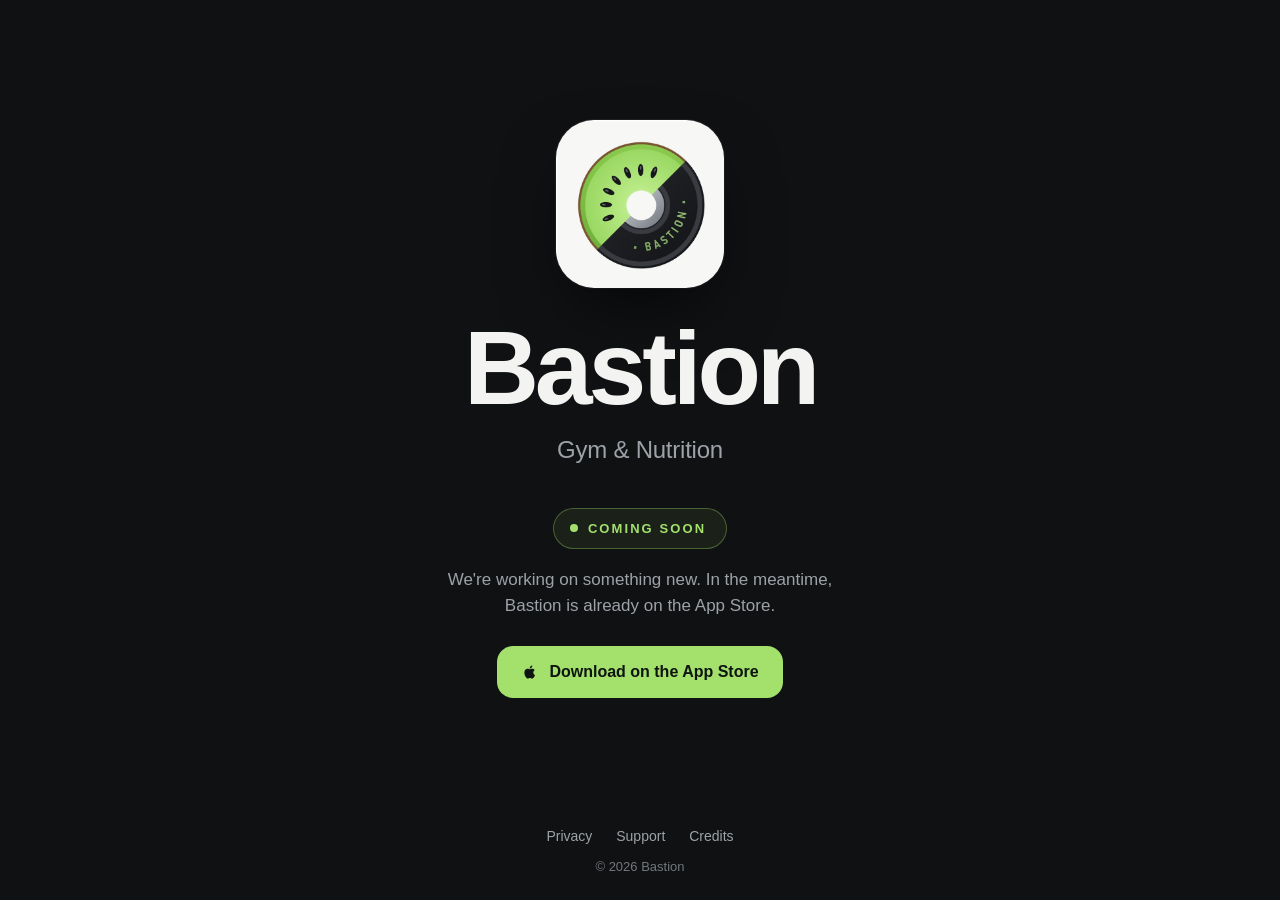
<file: index.html>
<!DOCTYPE html>
<html lang="es">
<head>
<meta charset="utf-8">
<meta name="viewport" content="width=device-width, initial-scale=1, viewport-fit=cover">
<title>Bastion · Gym y Nutrición</title>
<meta name="description" content="Bastion: registro de entrenos y contador de calorías en una sola app. Ya en el App Store.">
<meta name="theme-color" content="#101113">
<link rel="icon" type="image/png" href="img/icono-180.png">
<link rel="apple-touch-icon" href="img/icono-180.png">
<!-- Portada provisional (18-nov-2026): la web de Bastion aún no existe. Solo
     el logo, «Próximamente» y el enlace a la app. Sin degradados (decisión
     del usuario). Privacidad, soporte, créditos,
     /r y apple-app-site-association siguen igual: los usa la app.
     La vista previa vieja de Bastion Web está en /demo/. -->
<style>
  :root {
    --bg: #101113;
    --text: #f3f4f2;
    --sub: #9da2a8;
    --accent: #a3e06c;
    --line: #26292e;
  }
  * { box-sizing: border-box; }
  html, body { height: 100%; }
  body {
    margin: 0;
    background: var(--bg);
    color: var(--text);
    font: 16px/1.5 -apple-system, BlinkMacSystemFont, "SF Pro Display", "Segoe UI", Roboto, Helvetica, Arial, sans-serif;
    -webkit-font-smoothing: antialiased;
    display: flex;
    flex-direction: column;
    min-height: 100vh;
    overflow-x: hidden;
  }
  main {
    position: relative;
    flex: 1;
    display: flex;
    flex-direction: column;
    align-items: center;
    justify-content: center;
    text-align: center;
    padding: 48px 16px 32px;
  }
  .icono {
    width: 168px; height: 168px;
    border-radius: 38px;
    box-shadow: 0 30px 70px -20px rgba(0, 0, 0, 0.7), 0 0 0 1px rgba(255, 255, 255, 0.06);
    animation: entra 0.9s cubic-bezier(.2, .8, .2, 1) both;
  }
  h1 {
    margin: 28px 0 0;
    font-size: clamp(56px, 13vw, 104px);
    line-height: 1;
    font-weight: 800;
    letter-spacing: -0.04em;
    animation: entra 0.9s 0.08s cubic-bezier(.2, .8, .2, 1) both;
  }
  .lema {
    margin: 12px 0 0;
    font-size: clamp(18px, 4.4vw, 24px);
    font-weight: 500;
    color: var(--sub);
    letter-spacing: -0.01em;
    animation: entra 0.9s 0.14s cubic-bezier(.2, .8, .2, 1) both;
  }
  .pronto {
    display: inline-flex;
    align-items: center;
    gap: 10px;
    margin: 40px 0 0;
    padding: 10px 20px 10px 16px;
    border-radius: 999px;
    border: 1px solid rgba(163, 224, 108, 0.35);
    background: rgba(163, 224, 108, 0.08);
    color: var(--accent);
    font-size: 13px;
    font-weight: 700;
    letter-spacing: 0.16em;
    text-transform: uppercase;
    animation: entra 0.9s 0.2s cubic-bezier(.2, .8, .2, 1) both;
  }
  /* El punto late despacio: «en marcha». */
  .pronto i {
    width: 8px; height: 8px;
    border-radius: 50%;
    background: var(--accent);
    box-shadow: 0 0 0 0 rgba(163, 224, 108, 0.6);
    animation: late 2.2s ease-out infinite;
  }
  .texto {
    max-width: 440px;
    margin: 18px 0 0;
    color: var(--sub);
    font-size: 17px;
    animation: entra 0.9s 0.26s cubic-bezier(.2, .8, .2, 1) both;
  }
  .boton {
    display: inline-flex;
    align-items: center;
    gap: 10px;
    margin: 28px 0 0;
    padding: 14px 24px;
    border-radius: 16px;
    background: var(--accent);
    color: #0e1410;
    font-weight: 700;
    font-size: 16px;
    text-decoration: none;
    transition: transform 0.15s ease, box-shadow 0.15s ease;
    animation: entra 0.9s 0.32s cubic-bezier(.2, .8, .2, 1) both;
  }
  .boton:hover { transform: translateY(-2px); box-shadow: 0 12px 30px -10px rgba(163, 224, 108, 0.6); }
  .boton svg { width: 18px; height: 18px; }
  footer {
    position: relative;
    padding: 24px 16px calc(24px + env(safe-area-inset-bottom));
    text-align: center;
    font-size: 14px;
    color: var(--sub);
  }
  footer a { color: var(--sub); text-decoration: none; margin: 0 10px; }
  footer a:hover { color: var(--text); }
  footer p { margin: 10px 0 0; font-size: 13px; opacity: 0.7; }
  @keyframes entra { from { opacity: 0; transform: translateY(14px); } to { opacity: 1; transform: none; } }
  @keyframes late {
    0% { box-shadow: 0 0 0 0 rgba(163, 224, 108, 0.6); }
    70% { box-shadow: 0 0 0 10px rgba(163, 224, 108, 0); }
    100% { box-shadow: 0 0 0 0 rgba(163, 224, 108, 0); }
  }
  @media (prefers-reduced-motion: reduce) {
    * { animation: none !important; transition: none !important; }
  }
</style>
</head>
<body>
<main>
  <img class="icono" src="img/icono.png" alt="Bastion" width="168" height="168">
  <h1>Bastion</h1>
  <p class="lema" id="lema">Gym y Nutrición</p>

  <span class="pronto"><i></i><span id="pronto">Próximamente</span></span>
  <p class="texto" id="texto">Estamos preparando algo nuevo. Mientras tanto, Bastion ya está en el App Store.</p>

  <a class="boton" href="https://apps.apple.com/app/id6774663583">
    <svg viewBox="0 0 24 24" fill="currentColor" aria-hidden="true"><path d="M16.37 12.6c-.02-2.2 1.8-3.26 1.88-3.31-1.02-1.5-2.62-1.7-3.19-1.72-1.36-.14-2.65.8-3.34.8-.69 0-1.75-.78-2.88-.76-1.48.02-2.85.86-3.61 2.19-1.54 2.67-.39 6.62 1.11 8.79.73 1.06 1.6 2.25 2.75 2.2 1.1-.04 1.52-.71 2.85-.71 1.33 0 1.71.71 2.88.69 1.19-.02 1.94-1.08 2.66-2.14.84-1.23 1.19-2.42 1.21-2.48-.03-.01-2.32-.89-2.34-3.53zM14.18 6.15c.61-.74 1.02-1.76.91-2.78-.88.04-1.94.59-2.57 1.32-.56.65-1.06 1.69-.93 2.69.98.08 1.98-.5 2.59-1.23z"/></svg>
    <span id="boton">Descargar en el App Store</span>
  </a>
</main>

<footer>
  <a href="privacidad.html" id="lPriv">Privacidad</a>
  <a href="soporte.html" id="lSop">Soporte</a>
  <a href="creditos.html" id="lCred">Créditos</a>
  <p>© 2026 Bastion</p>
</footer>

<script>
  // En inglés si el navegador no está en español.
  if (!/^es\b/i.test(navigator.language || '')) {
    document.documentElement.lang = 'en';
    document.title = 'Bastion · Gym & Nutrition';
    var t = {
      lema: 'Gym & Nutrition',
      pronto: 'Coming soon',
      texto: "We're working on something new. In the meantime, Bastion is already on the App Store.",
      boton: 'Download on the App Store',
      lPriv: 'Privacy', lSop: 'Support', lCred: 'Credits'
    };
    for (var k in t) document.getElementById(k).textContent = t[k];
  }
</script>
</body>
</html>
</file>
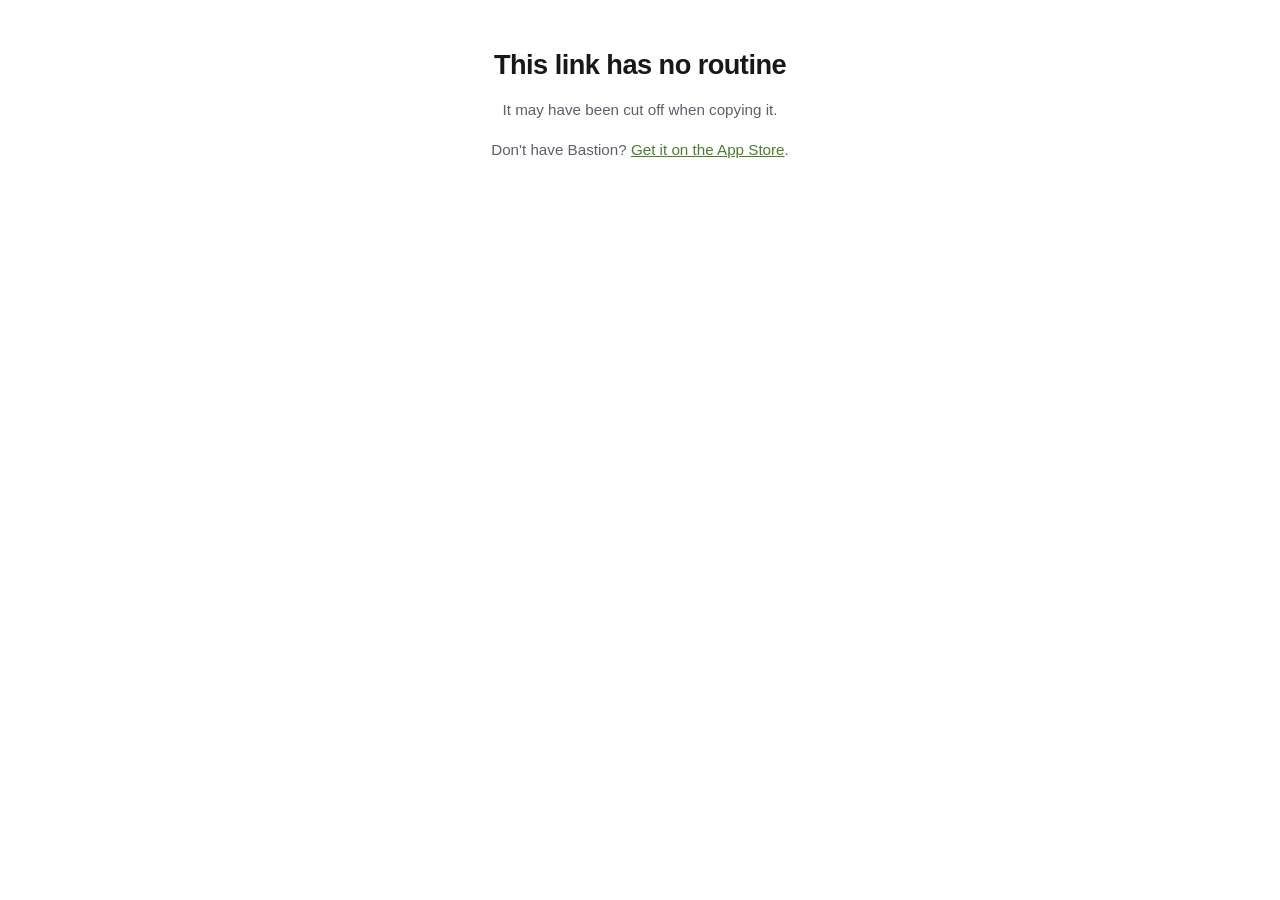
<file: r/index.html>
<!doctype html>
<html lang="es">
<head>
<meta charset="utf-8">
<meta name="viewport" content="width=device-width, initial-scale=1">
<title>Rutina compartida · Bastion</title>
<meta name="robots" content="noindex">
<style>
  :root {
    color-scheme: light dark;
    --bg: #ffffff;
    --card: #f6f7f8;
    --text: #16181c;
    --sub: #5a616b;
    --line: #e3e5e8;
    --accent: #4d7c2a;
  }
  @media (prefers-color-scheme: dark) {
    :root {
      --bg: #101113;
      --card: #17191c;
      --text: #ecedee;
      --sub: #9aa0a8;
      --line: #26292e;
      --accent: #a3e635;
    }
  }
  * { box-sizing: border-box; }
  body {
    margin: 0;
    background: var(--bg);
    color: var(--text);
    font: 16px/1.65 -apple-system, BlinkMacSystemFont, "Segoe UI", Roboto, Helvetica, Arial, sans-serif;
    -webkit-text-size-adjust: 100%;
  }
  main { max-width: 46rem; margin: 0 auto; padding: 2.5rem 1.25rem 4rem; }
  h1 { font-size: 1.7rem; line-height: 1.25; letter-spacing: -0.02em; margin: 0 0 0.35rem; }
  h2 {
    font-size: 1.15rem; letter-spacing: -0.01em; margin: 2.5rem 0 0.75rem;
    padding-top: 1.5rem; border-top: 1px solid var(--line);
  }
  h3 { font-size: 1rem; margin: 1.5rem 0 0.5rem; }
  p, li { color: var(--text); }
  .meta { color: var(--sub); font-size: 0.9rem; margin: 0 0 2rem; }
  .destacado {
    background: var(--card); border: 1px solid var(--line); border-radius: 14px;
    padding: 1rem 1.25rem; margin: 1.5rem 0;
  }
  .destacado p { margin: 0.4rem 0; }
  ul { padding-left: 1.25rem; }
  li { margin: 0.35rem 0; }
  a { color: var(--accent); }
  .idiomas { font-size: 0.9rem; color: var(--sub); margin-bottom: 2rem; }
  footer { margin-top: 3rem; padding-top: 1.5rem; border-top: 1px solid var(--line); color: var(--sub); font-size: 0.9rem; }
  code { background: var(--card); padding: 0.1em 0.35em; border-radius: 5px; font-size: 0.9em; }
  .centro { text-align: center; padding-top: 3rem; }
  .boton {
    display: inline-block; margin: 1.5rem 0 1rem; padding: 0.9rem 1.6rem;
    border-radius: 14px; background: var(--accent); color: var(--bg);
    font-weight: 700; text-decoration: none;
  }
  .sub { color: var(--sub); font-size: 0.95rem; }
</style>
</head>
<body>
<main class="centro">

  <h1 id="titulo">Abriendo la rutina en Bastion…</h1>
  <p class="sub" id="texto">Si no se abre sola, toca el botón.</p>
  <a class="boton" id="abrir" href="#">Abrir en Bastion</a>
  <p class="sub" id="sinApp">¿No tienes Bastion? <a href="https://apps.apple.com/app/id6774663583">Descárgala en el App Store</a>.</p>

</main>
<script>
  // El código de la rutina va como consulta (/r/?CODE). Los enlaces de antes
  // lo llevaban en el fragmento (#rutina/CODE) y se siguen aceptando.
  (function () {
    var m = location.search.match(/^\?([A-Za-z0-9._-]+)/) || location.hash.match(/rutina\/([A-Za-z0-9._-]+)/);
    var en = !/^es/i.test(navigator.language || '');
    if (en) {
      document.documentElement.lang = 'en';
      document.getElementById('titulo').textContent = 'Opening the routine in Bastion…';
      document.getElementById('texto').textContent = "If it doesn't open by itself, tap the button.";
      document.getElementById('abrir').textContent = 'Open in Bastion';
      document.getElementById('sinApp').innerHTML = "Don't have Bastion? <a href=\"https://apps.apple.com/app/id6774663583\">Get it on the App Store</a>.";
    }
    if (!m) {
      document.getElementById('titulo').textContent = en ? 'This link has no routine' : 'Este enlace no trae ninguna rutina';
      document.getElementById('texto').textContent = en ? 'It may have been cut off when copying it.' : 'Puede que se cortara al copiarlo.';
      document.getElementById('abrir').style.display = 'none';
      return;
    }
    var app = 'bastion://rutina/' + m[1];
    document.getElementById('abrir').href = app;
    location.href = app;
  })();
</script>
</body>
</html>
</file>
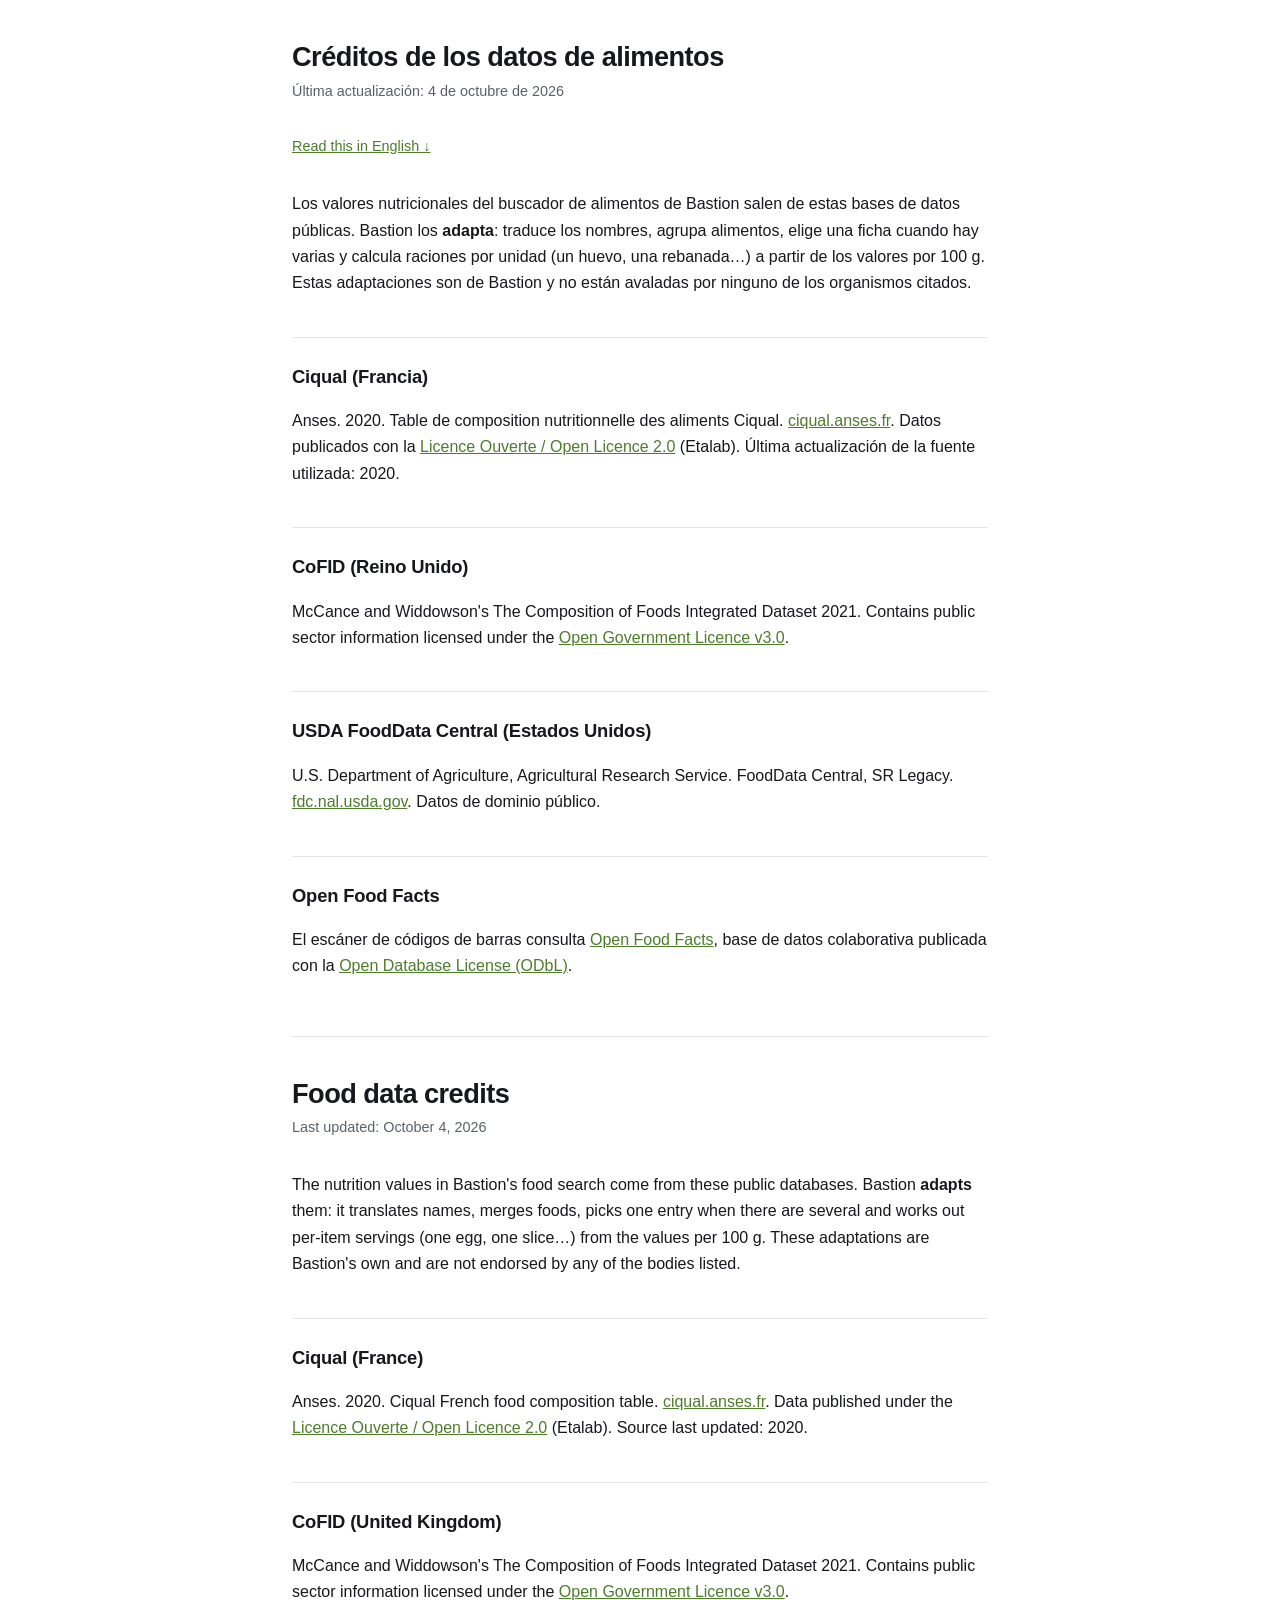
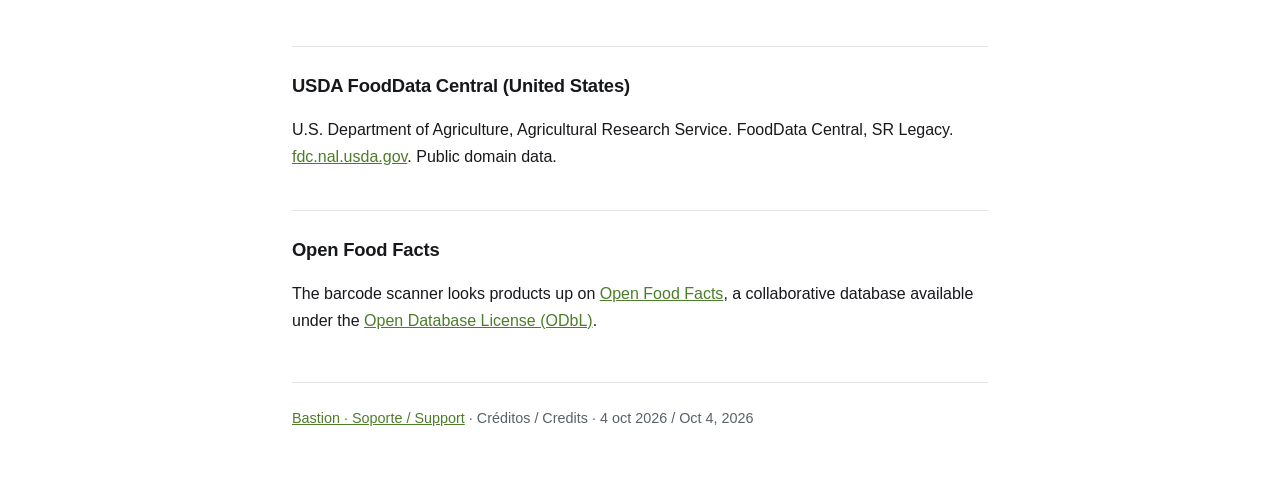
<file: creditos.html>
<!doctype html>
<html lang="es">
<head>
<meta charset="utf-8">
<meta name="viewport" content="width=device-width, initial-scale=1">
<title>Créditos de datos · Bastion</title>
<style>
  :root {
    color-scheme: light dark;
    --bg: #ffffff;
    --card: #f6f7f8;
    --text: #16181c;
    --sub: #5a616b;
    --line: #e3e5e8;
    --accent: #4d7c2a;
  }
  @media (prefers-color-scheme: dark) {
    :root {
      --bg: #101113;
      --card: #17191c;
      --text: #ecedee;
      --sub: #9aa0a8;
      --line: #26292e;
      --accent: #a3e635;
    }
  }
  * { box-sizing: border-box; }
  body {
    margin: 0;
    background: var(--bg);
    color: var(--text);
    font: 16px/1.65 -apple-system, BlinkMacSystemFont, "Segoe UI", Roboto, Helvetica, Arial, sans-serif;
    -webkit-text-size-adjust: 100%;
  }
  main { max-width: 46rem; margin: 0 auto; padding: 2.5rem 1.25rem 4rem; }
  h1 { font-size: 1.7rem; line-height: 1.25; letter-spacing: -0.02em; margin: 0 0 0.35rem; }
  h2 {
    font-size: 1.15rem; letter-spacing: -0.01em; margin: 2.5rem 0 0.75rem;
    padding-top: 1.5rem; border-top: 1px solid var(--line);
  }
  h3 { font-size: 1rem; margin: 1.5rem 0 0.5rem; }
  p, li { color: var(--text); }
  .meta { color: var(--sub); font-size: 0.9rem; margin: 0 0 2rem; }
  .destacado {
    background: var(--card); border: 1px solid var(--line); border-radius: 14px;
    padding: 1rem 1.25rem; margin: 1.5rem 0;
  }
  .destacado p { margin: 0.4rem 0; }
  ul { padding-left: 1.25rem; }
  li { margin: 0.35rem 0; }
  a { color: var(--accent); }
  .idiomas { font-size: 0.9rem; color: var(--sub); margin-bottom: 2rem; }
  footer { margin-top: 3rem; padding-top: 1.5rem; border-top: 1px solid var(--line); color: var(--sub); font-size: 0.9rem; }
  code { background: var(--card); padding: 0.1em 0.35em; border-radius: 5px; font-size: 0.9em; }
</style>
</head>
<body>
<main>

  <h1>Créditos de los datos de alimentos</h1>
  <p class="meta">Última actualización: 4 de octubre de 2026</p>
  <p class="idiomas"><a href="#english">Read this in English ↓</a></p>

  <p>Los valores nutricionales del buscador de alimentos de Bastion salen de
  estas bases de datos públicas. Bastion los <strong>adapta</strong>: traduce los
  nombres, agrupa alimentos, elige una ficha cuando hay varias y calcula
  raciones por unidad (un huevo, una rebanada…) a partir de los valores por
  100&nbsp;g. Estas adaptaciones son de Bastion y no están avaladas por ninguno
  de los organismos citados.</p>

  <h2>Ciqual (Francia)</h2>
  <p>Anses. 2020. Table de composition nutritionnelle des aliments Ciqual.
  <a href="https://ciqual.anses.fr/" rel="noopener">ciqual.anses.fr</a>.
  Datos publicados con la
  <a href="https://www.etalab.gouv.fr/licence-ouverte-open-licence/" rel="noopener">Licence Ouverte / Open Licence 2.0</a>
  (Etalab). Última actualización de la fuente utilizada: 2020.</p>

  <h2>CoFID (Reino Unido)</h2>
  <p>McCance and Widdowson's The Composition of Foods Integrated Dataset 2021.
  Contains public sector information licensed under the
  <a href="https://www.nationalarchives.gov.uk/doc/open-government-licence/version/3/" rel="noopener">Open Government Licence v3.0</a>.</p>

  <h2>USDA FoodData Central (Estados Unidos)</h2>
  <p>U.S. Department of Agriculture, Agricultural Research Service. FoodData
  Central, SR Legacy.
  <a href="https://fdc.nal.usda.gov/" rel="noopener">fdc.nal.usda.gov</a>.
  Datos de dominio público.</p>


  <h2>Open Food Facts</h2>
  <p>El escáner de códigos de barras consulta
  <a href="https://world.openfoodfacts.org" rel="noopener">Open Food Facts</a>,
  base de datos colaborativa publicada con la
  <a href="https://opendatacommons.org/licenses/odbl/1-0/" rel="noopener">Open Database License (ODbL)</a>.</p>

  <hr style="border:0;border-top:1px solid var(--line);margin:3.5rem 0 0">

  <h1 id="english" style="margin-top:2.5rem">Food data credits</h1>
  <p class="meta">Last updated: October 4, 2026</p>

  <p>The nutrition values in Bastion's food search come from these public
  databases. Bastion <strong>adapts</strong> them: it translates names, merges
  foods, picks one entry when there are several and works out per-item servings
  (one egg, one slice…) from the values per 100&nbsp;g. These adaptations are
  Bastion's own and are not endorsed by any of the bodies listed.</p>

  <h2>Ciqual (France)</h2>
  <p>Anses. 2020. Ciqual French food composition table.
  <a href="https://ciqual.anses.fr/" rel="noopener">ciqual.anses.fr</a>.
  Data published under the
  <a href="https://www.etalab.gouv.fr/licence-ouverte-open-licence/" rel="noopener">Licence Ouverte / Open Licence 2.0</a>
  (Etalab). Source last updated: 2020.</p>

  <h2>CoFID (United Kingdom)</h2>
  <p>McCance and Widdowson's The Composition of Foods Integrated Dataset 2021.
  Contains public sector information licensed under the
  <a href="https://www.nationalarchives.gov.uk/doc/open-government-licence/version/3/" rel="noopener">Open Government Licence v3.0</a>.</p>

  <h2>USDA FoodData Central (United States)</h2>
  <p>U.S. Department of Agriculture, Agricultural Research Service. FoodData
  Central, SR Legacy.
  <a href="https://fdc.nal.usda.gov/" rel="noopener">fdc.nal.usda.gov</a>.
  Public domain data.</p>


  <h2>Open Food Facts</h2>
  <p>The barcode scanner looks products up on
  <a href="https://world.openfoodfacts.org" rel="noopener">Open Food Facts</a>,
  a collaborative database available under the
  <a href="https://opendatacommons.org/licenses/odbl/1-0/" rel="noopener">Open Database License (ODbL)</a>.</p>

  <footer>
    <a href="soporte.html">Bastion · Soporte / Support</a> · Créditos / Credits · 4 oct 2026 / Oct 4, 2026
  </footer>

</main>
</body>
</html>
</file>
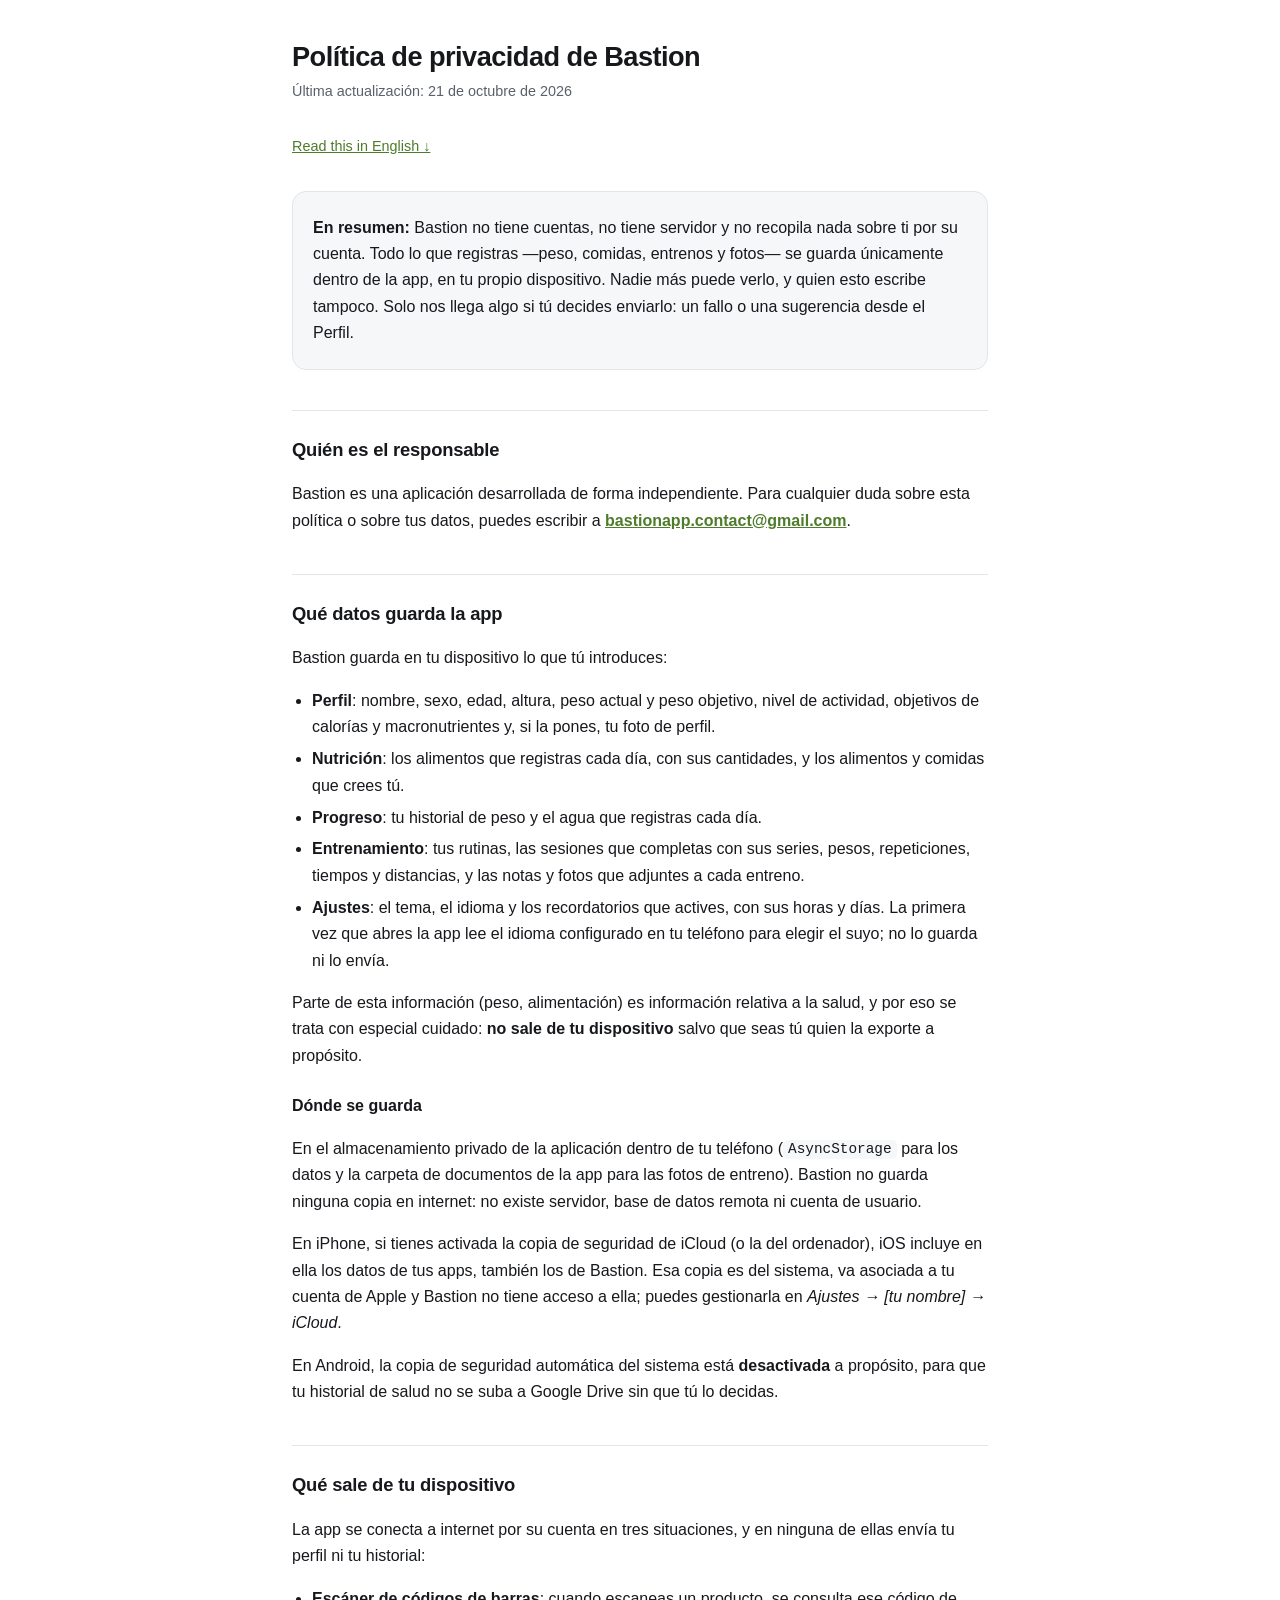
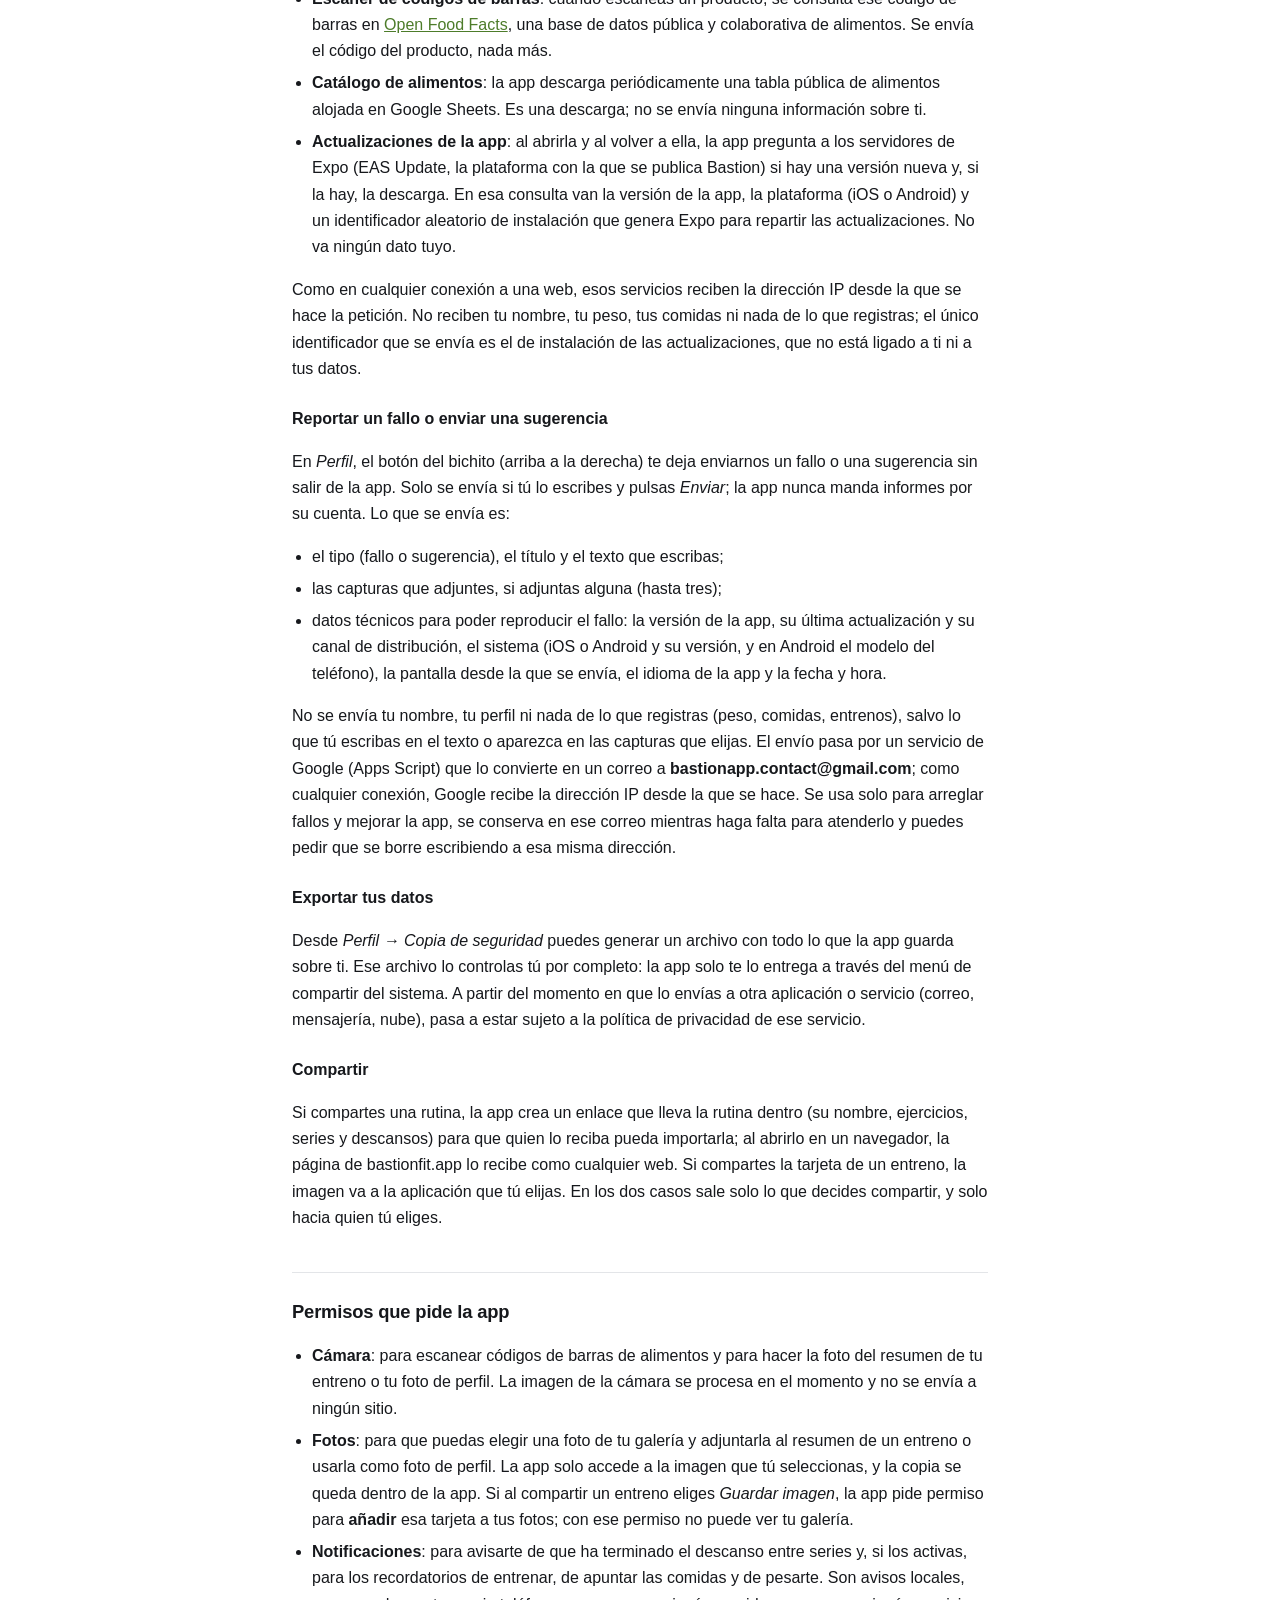
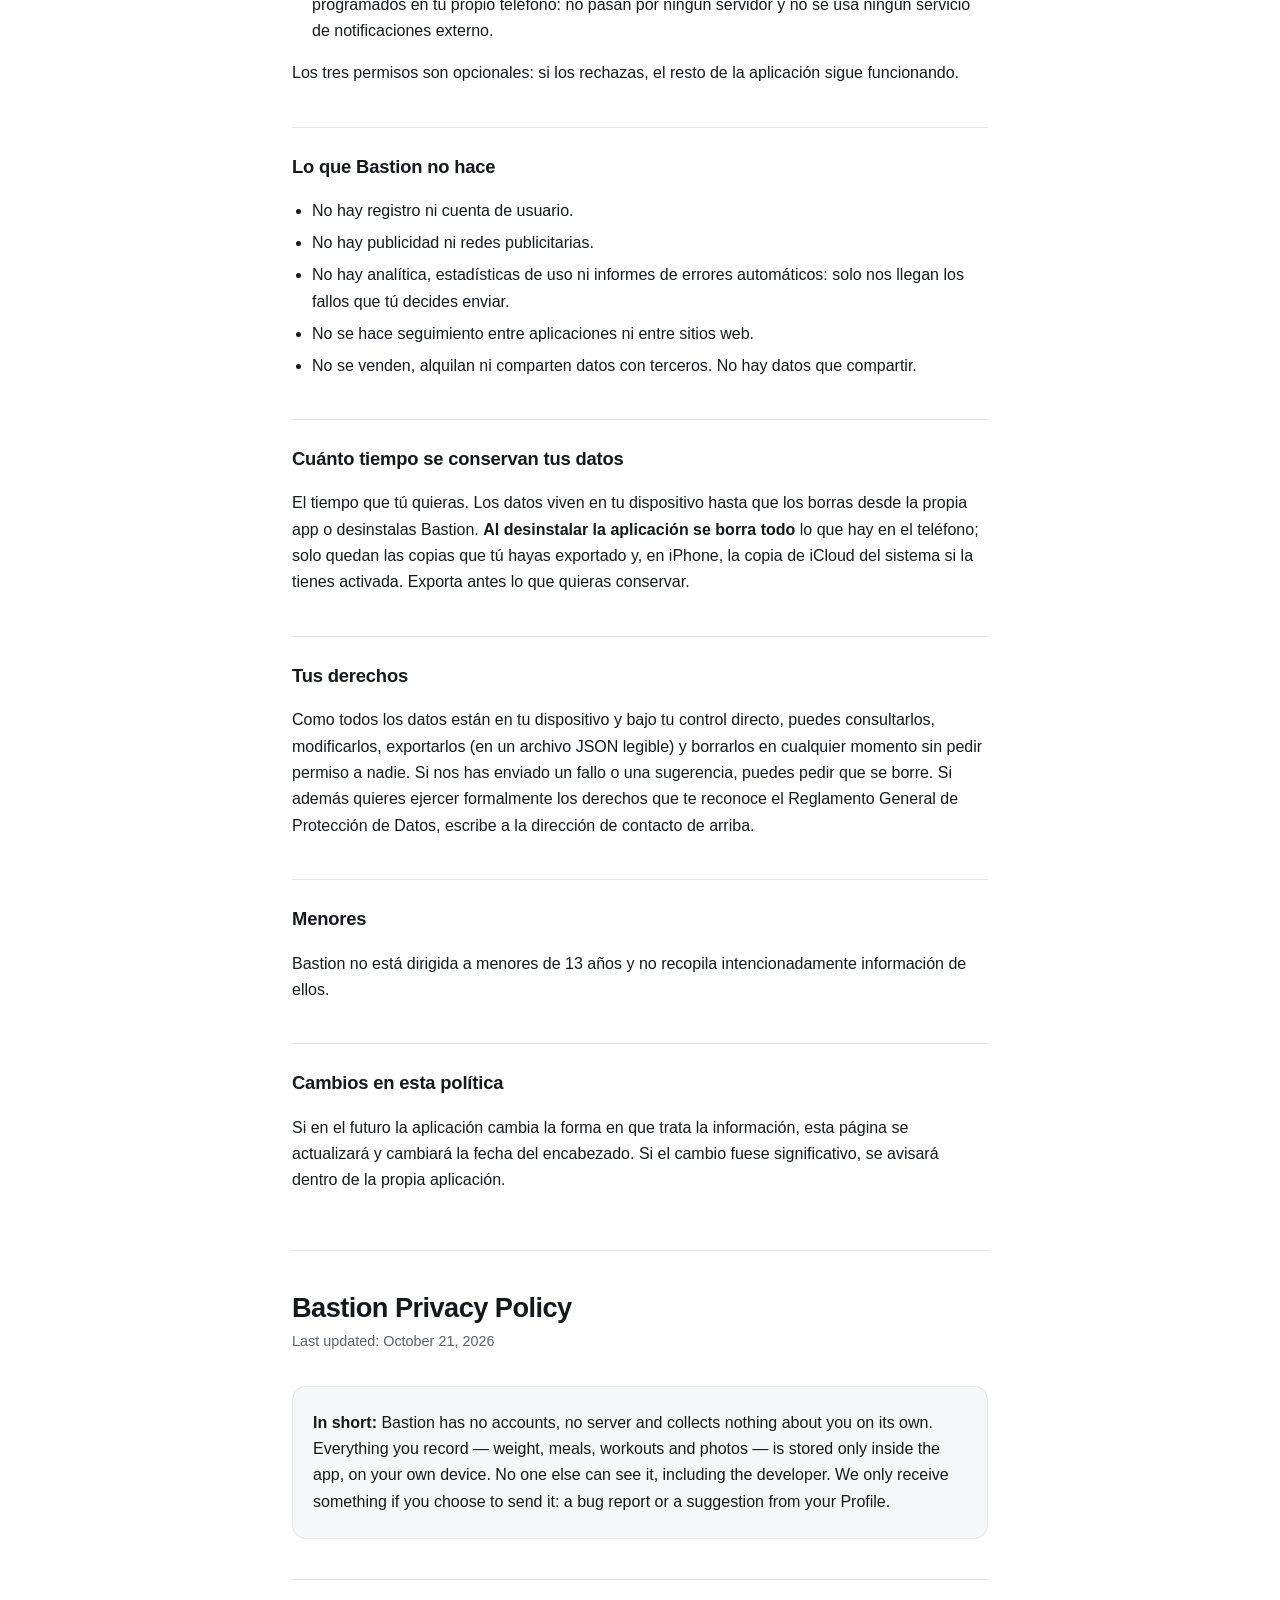
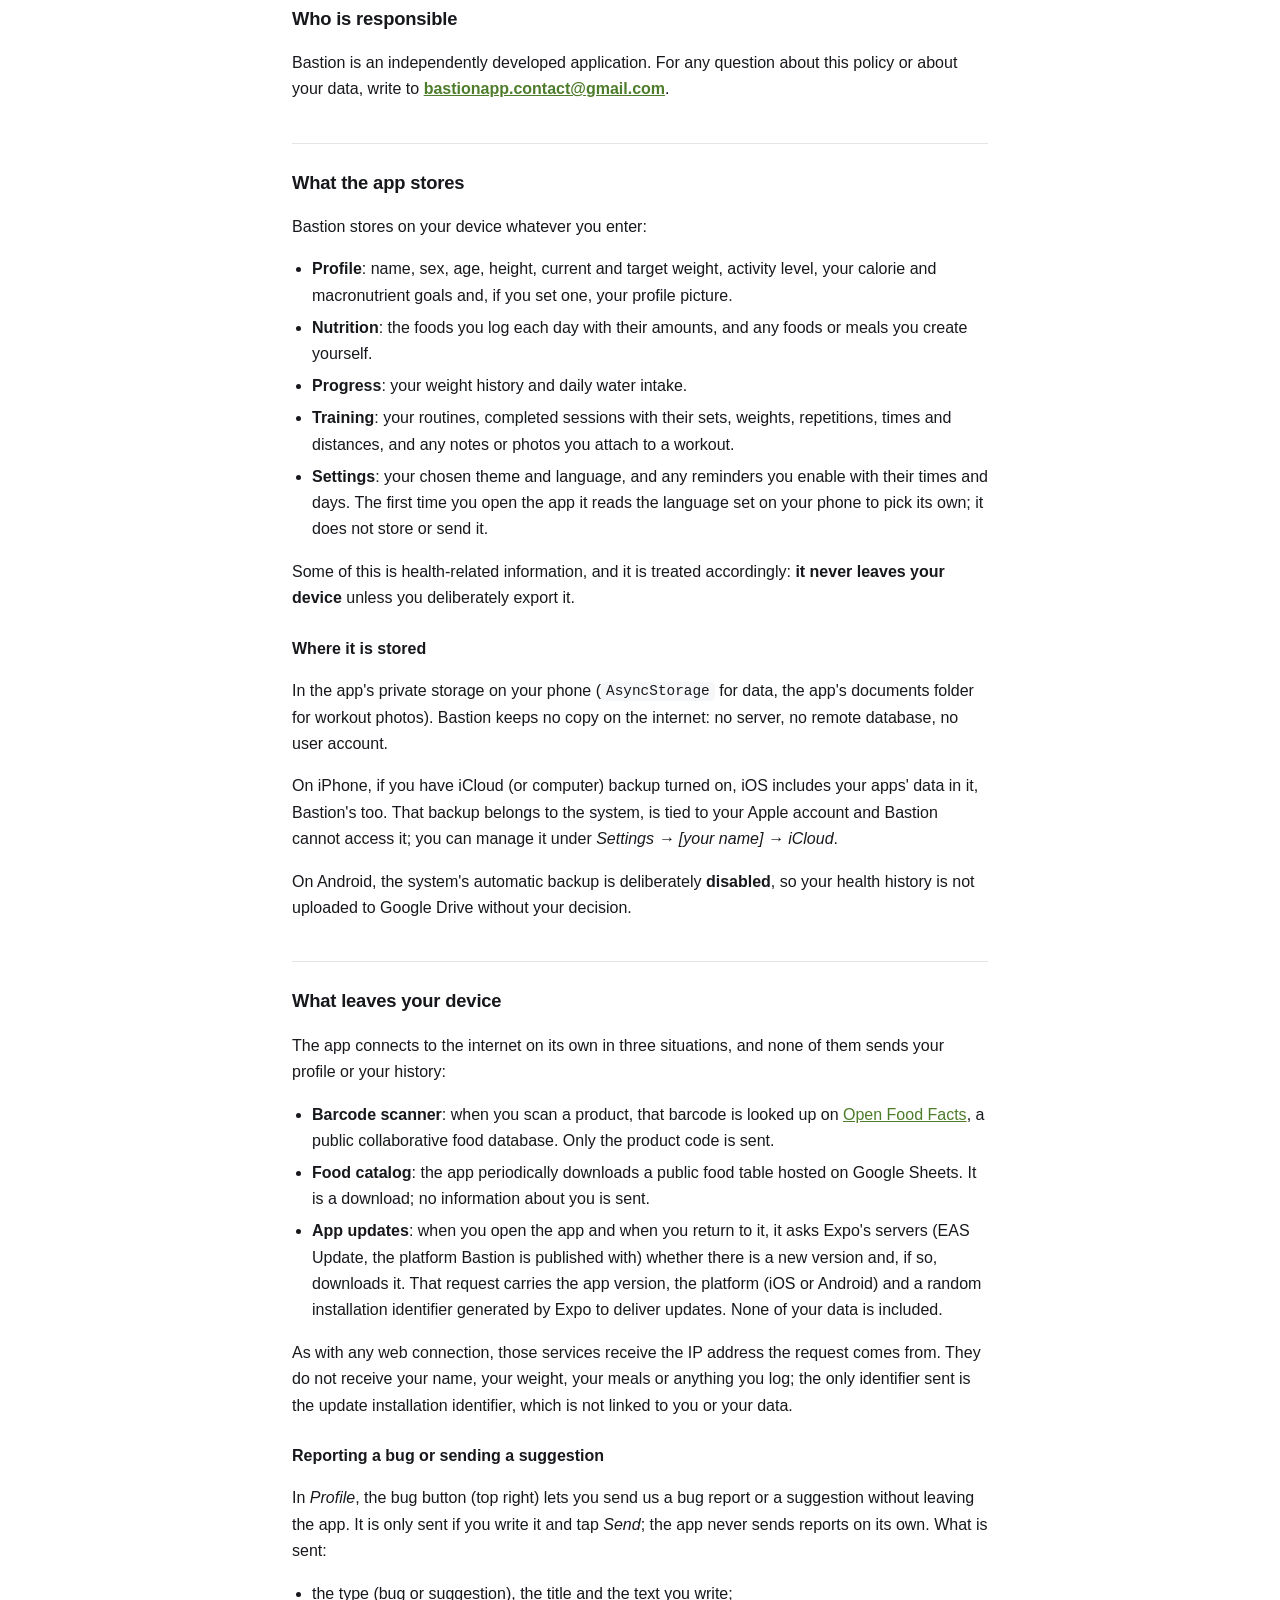
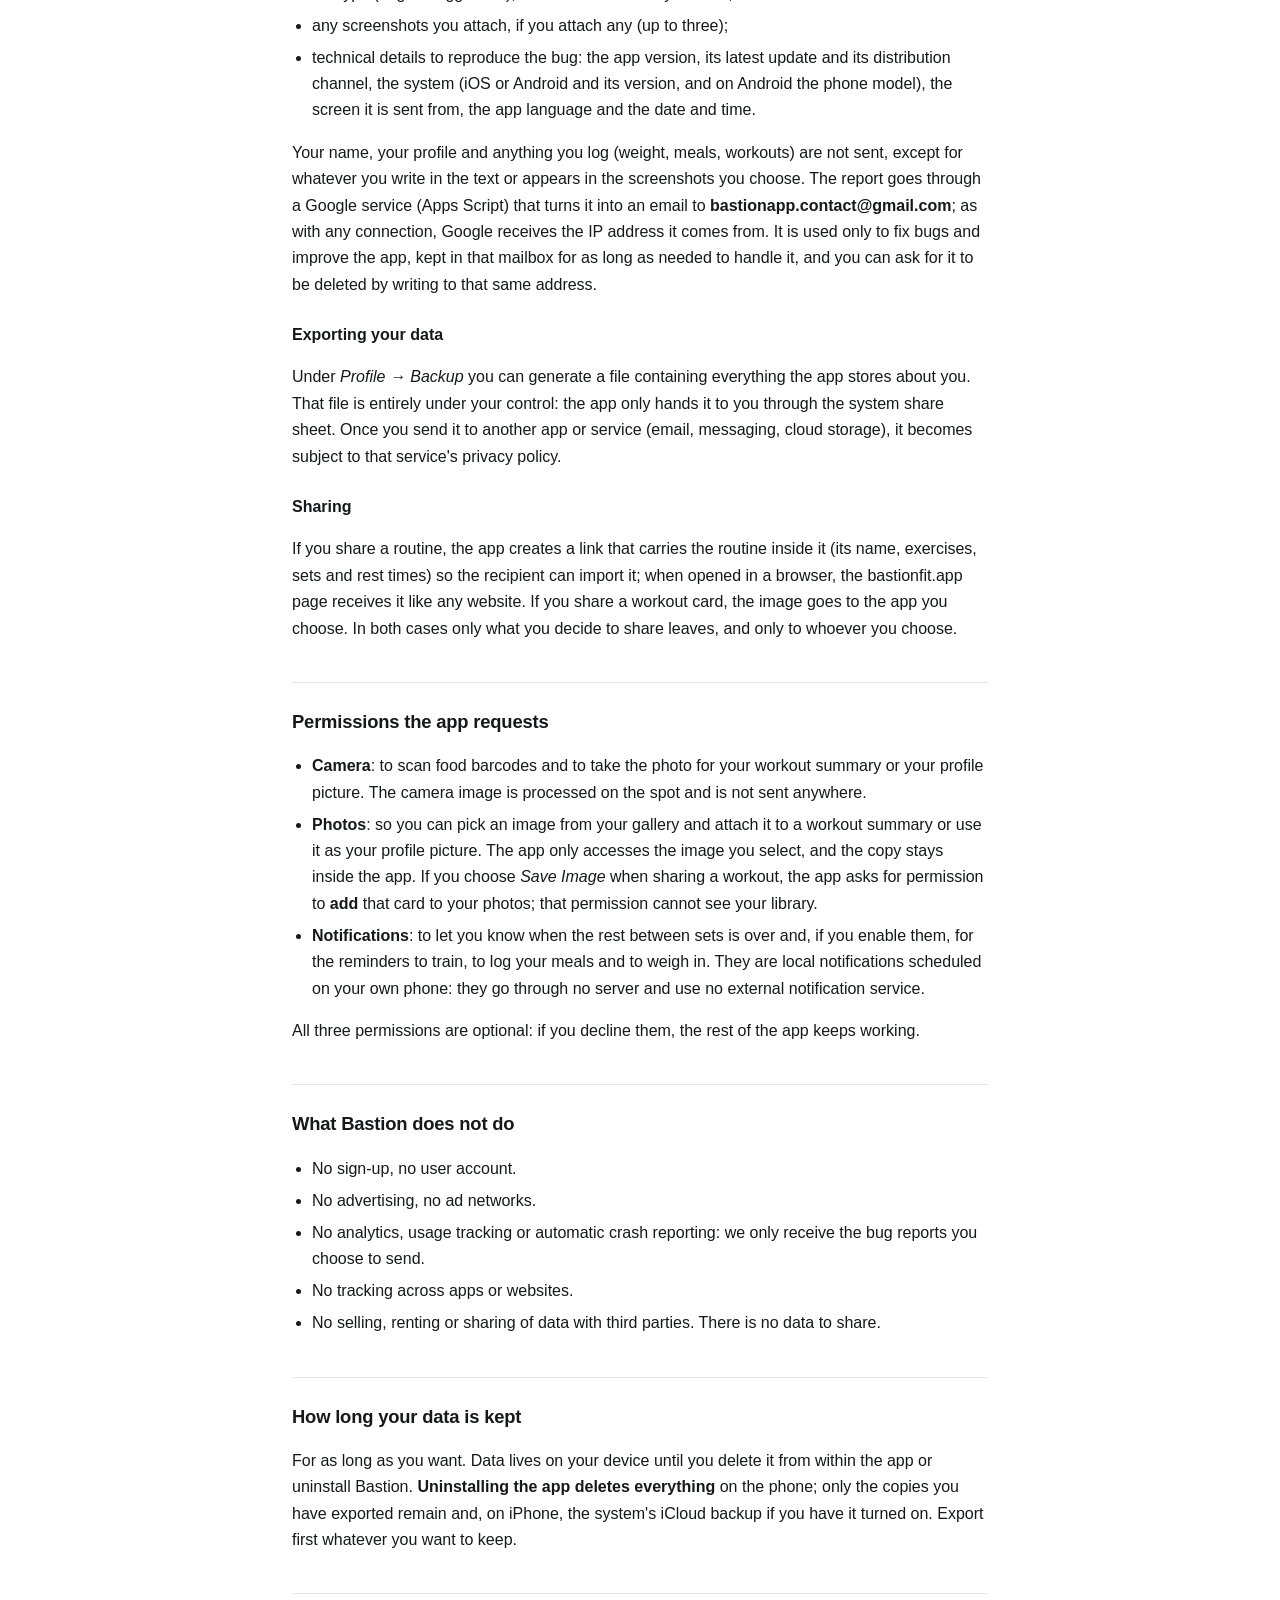
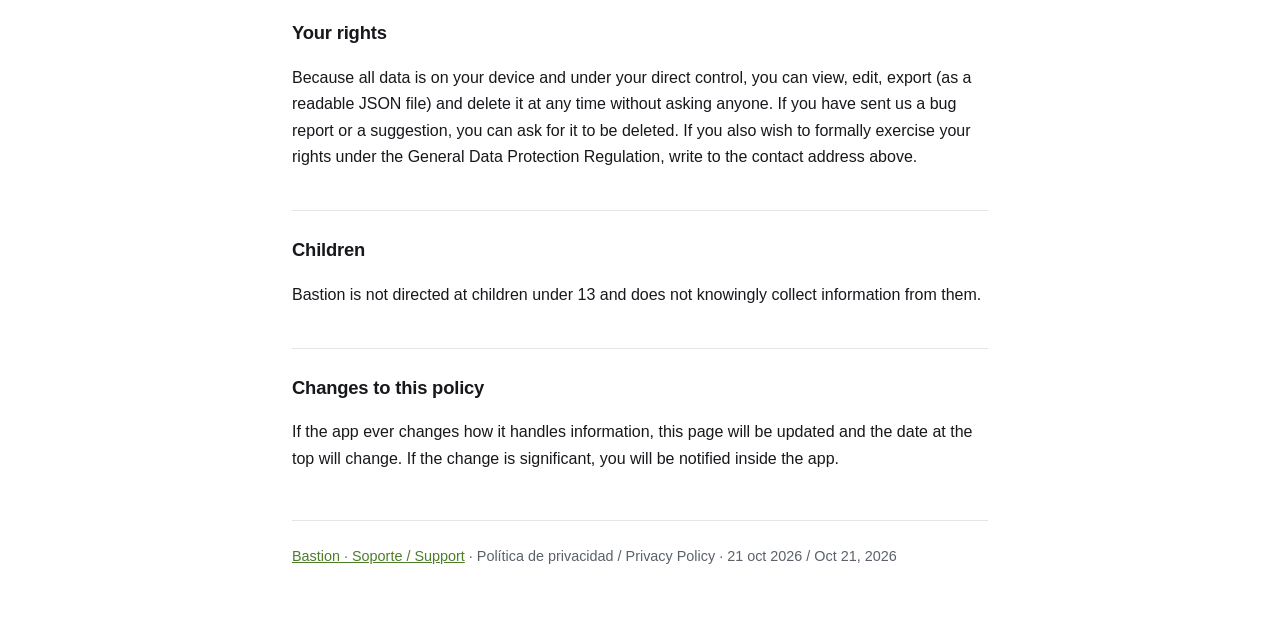
<file: privacidad.html>
<!doctype html>
<html lang="es">
<head>
<meta charset="utf-8">
<meta name="viewport" content="width=device-width, initial-scale=1">
<title>Política de privacidad · Bastion</title>
<style>
  :root {
    color-scheme: light dark;
    --bg: #ffffff;
    --card: #f6f7f8;
    --text: #16181c;
    --sub: #5a616b;
    --line: #e3e5e8;
    --accent: #4d7c2a;
  }
  @media (prefers-color-scheme: dark) {
    :root {
      --bg: #101113;
      --card: #17191c;
      --text: #ecedee;
      --sub: #9aa0a8;
      --line: #26292e;
      --accent: #a3e635;
    }
  }
  * { box-sizing: border-box; }
  body {
    margin: 0;
    background: var(--bg);
    color: var(--text);
    font: 16px/1.65 -apple-system, BlinkMacSystemFont, "Segoe UI", Roboto, Helvetica, Arial, sans-serif;
    -webkit-text-size-adjust: 100%;
  }
  main { max-width: 46rem; margin: 0 auto; padding: 2.5rem 1.25rem 4rem; }
  h1 { font-size: 1.7rem; line-height: 1.25; letter-spacing: -0.02em; margin: 0 0 0.35rem; }
  h2 {
    font-size: 1.15rem; letter-spacing: -0.01em; margin: 2.5rem 0 0.75rem;
    padding-top: 1.5rem; border-top: 1px solid var(--line);
  }
  h3 { font-size: 1rem; margin: 1.5rem 0 0.5rem; }
  p, li { color: var(--text); }
  .meta { color: var(--sub); font-size: 0.9rem; margin: 0 0 2rem; }
  .destacado {
    background: var(--card); border: 1px solid var(--line); border-radius: 14px;
    padding: 1rem 1.25rem; margin: 1.5rem 0;
  }
  .destacado p { margin: 0.4rem 0; }
  ul { padding-left: 1.25rem; }
  li { margin: 0.35rem 0; }
  a { color: var(--accent); }
  .idiomas { font-size: 0.9rem; color: var(--sub); margin-bottom: 2rem; }
  footer { margin-top: 3rem; padding-top: 1.5rem; border-top: 1px solid var(--line); color: var(--sub); font-size: 0.9rem; }
  code { background: var(--card); padding: 0.1em 0.35em; border-radius: 5px; font-size: 0.9em; }
</style>
</head>
<body>
<main>

  <h1>Política de privacidad de Bastion</h1>
  <p class="meta">Última actualización: 21 de octubre de 2026</p>
  <p class="idiomas"><a href="#english">Read this in English ↓</a></p>

  <div class="destacado">
    <p><strong>En resumen:</strong> Bastion no tiene cuentas, no tiene servidor y no
    recopila nada sobre ti por su cuenta. Todo lo que registras —peso, comidas,
    entrenos y fotos— se guarda únicamente dentro de la app, en tu propio
    dispositivo. Nadie más puede verlo, y quien esto escribe tampoco. Solo nos
    llega algo si tú decides enviarlo: un fallo o una sugerencia desde el
    Perfil.</p>
  </div>

  <h2>Quién es el responsable</h2>
  <p>Bastion es una aplicación desarrollada de forma independiente. Para
  cualquier duda sobre esta política o sobre tus datos, puedes escribir a
  <strong><a href="mailto:bastionapp.contact@gmail.com">bastionapp.contact@gmail.com</a></strong>.</p>

  <h2>Qué datos guarda la app</h2>
  <p>Bastion guarda en tu dispositivo lo que tú introduces:</p>
  <ul>
    <li><strong>Perfil</strong>: nombre, sexo, edad, altura, peso actual y peso objetivo, nivel de actividad, objetivos de calorías y macronutrientes y, si la pones, tu foto de perfil.</li>
    <li><strong>Nutrición</strong>: los alimentos que registras cada día, con sus cantidades, y los alimentos y comidas que crees tú.</li>
    <li><strong>Progreso</strong>: tu historial de peso y el agua que registras cada día.</li>
    <li><strong>Entrenamiento</strong>: tus rutinas, las sesiones que completas con sus series, pesos, repeticiones, tiempos y distancias, y las notas y fotos que adjuntes a cada entreno.</li>
    <li><strong>Ajustes</strong>: el tema, el idioma y los recordatorios que actives, con sus horas y días. La primera vez que abres la app lee el idioma configurado en tu teléfono para elegir el suyo; no lo guarda ni lo envía.</li>
  </ul>
  <p>Parte de esta información (peso, alimentación) es información
  relativa a la salud, y por eso se trata con especial cuidado: <strong>no sale
  de tu dispositivo</strong> salvo que seas tú quien la exporte a propósito.</p>

  <h3>Dónde se guarda</h3>
  <p>En el almacenamiento privado de la aplicación dentro de tu teléfono
  (<code>AsyncStorage</code> para los datos y la carpeta de documentos de la app
  para las fotos de entreno). Bastion no guarda ninguna copia en internet: no
  existe servidor, base de datos remota ni cuenta de usuario.</p>
  <p>En iPhone, si tienes activada la copia de seguridad de iCloud (o la del
  ordenador), iOS incluye en ella los datos de tus apps, también los de Bastion.
  Esa copia es del sistema, va asociada a tu cuenta de Apple y Bastion no tiene
  acceso a ella; puedes gestionarla en <em>Ajustes → [tu nombre] → iCloud</em>.</p>
  <p>En Android, la copia de seguridad automática del sistema está
  <strong>desactivada</strong> a propósito, para que tu historial de salud no se
  suba a Google Drive sin que tú lo decidas.</p>

  <h2>Qué sale de tu dispositivo</h2>
  <p>La app se conecta a internet por su cuenta en tres situaciones, y en ninguna
  de ellas envía tu perfil ni tu historial:</p>
  <ul>
    <li><strong>Escáner de códigos de barras</strong>: cuando escaneas un producto,
    se consulta ese código de barras en
    <a href="https://world.openfoodfacts.org" rel="noopener">Open Food Facts</a>,
    una base de datos pública y colaborativa de alimentos. Se envía el código del
    producto, nada más.</li>
    <li><strong>Catálogo de alimentos</strong>: la app descarga periódicamente una
    tabla pública de alimentos alojada en Google Sheets. Es una descarga; no se
    envía ninguna información sobre ti.</li>
    <li><strong>Actualizaciones de la app</strong>: al abrirla y al volver a ella,
    la app pregunta a los servidores de Expo (EAS Update, la plataforma con la que
    se publica Bastion) si hay una versión nueva y, si la hay, la descarga. En esa
    consulta van la versión de la app, la plataforma (iOS o Android) y un
    identificador aleatorio de instalación que genera Expo para repartir las
    actualizaciones. No va ningún dato tuyo.</li>
  </ul>
  <p>Como en cualquier conexión a una web, esos servicios reciben la dirección IP
  desde la que se hace la petición. No reciben tu nombre, tu peso, tus comidas ni
  nada de lo que registras; el único identificador que se envía es el de
  instalación de las actualizaciones, que no está ligado a ti ni a tus datos.</p>

  <h3>Reportar un fallo o enviar una sugerencia</h3>
  <p>En <em>Perfil</em>, el botón del bichito (arriba a la derecha) te deja
  enviarnos un fallo o una sugerencia sin salir de la app. Solo se envía si tú
  lo escribes y pulsas <em>Enviar</em>; la app nunca manda informes por su
  cuenta. Lo que se envía es:</p>
  <ul>
    <li>el tipo (fallo o sugerencia), el título y el texto que escribas;</li>
    <li>las capturas que adjuntes, si adjuntas alguna (hasta tres);</li>
    <li>datos técnicos para poder reproducir el fallo: la versión de la app, su
    última actualización y su canal de distribución, el sistema (iOS o Android y su versión, y en Android
    el modelo del teléfono), la pantalla desde la que se envía, el idioma de la
    app y la fecha y hora.</li>
  </ul>
  <p>No se envía tu nombre, tu perfil ni nada de lo que registras (peso, comidas,
  entrenos), salvo lo que tú escribas en el texto o aparezca en las capturas que
  elijas. El envío pasa por un servicio de Google (Apps Script) que lo convierte
  en un correo a <strong>bastionapp.contact@gmail.com</strong>; como cualquier
  conexión, Google recibe la dirección IP desde la que se hace. Se usa solo para
  arreglar fallos y mejorar la app, se conserva en ese correo mientras haga falta
  para atenderlo y puedes pedir que se borre escribiendo a esa misma
  dirección.</p>

  <h3>Exportar tus datos</h3>
  <p>Desde <em>Perfil → Copia de seguridad</em> puedes generar un archivo con todo
  lo que la app guarda sobre ti. Ese archivo lo controlas tú por completo: la app
  solo te lo entrega a través del menú de compartir del sistema. A partir del
  momento en que lo envías a otra aplicación o servicio (correo, mensajería,
  nube), pasa a estar sujeto a la política de privacidad de ese servicio.</p>

  <h3>Compartir</h3>
  <p>Si compartes una rutina, la app crea un enlace que lleva la rutina dentro
  (su nombre, ejercicios, series y descansos) para que quien lo reciba pueda
  importarla; al abrirlo en un navegador, la página de bastionfit.app lo recibe
  como cualquier web. Si compartes la tarjeta de un entreno, la imagen va a la
  aplicación que tú elijas. En los dos casos sale solo lo que decides compartir,
  y solo hacia quien tú eliges.</p>

  <h2>Permisos que pide la app</h2>
  <ul>
    <li><strong>Cámara</strong>: para escanear códigos de barras de alimentos y para
    hacer la foto del resumen de tu entreno o tu foto de perfil. La imagen de la
    cámara se procesa en el momento y no se envía a ningún sitio.</li>
    <li><strong>Fotos</strong>: para que puedas elegir una foto de tu galería y
    adjuntarla al resumen de un entreno o usarla como foto de perfil. La app solo
    accede a la imagen que tú seleccionas, y la copia se queda dentro de la app.
    Si al compartir un entreno eliges <em>Guardar imagen</em>, la app pide permiso
    para <strong>añadir</strong> esa tarjeta a tus fotos; con ese permiso no puede
    ver tu galería.</li>
    <li><strong>Notificaciones</strong>: para avisarte de que ha terminado el
    descanso entre series y, si los activas, para los recordatorios de entrenar,
    de apuntar las comidas y de pesarte. Son avisos locales, programados en tu
    propio teléfono: no pasan por ningún servidor y no se usa ningún servicio de
    notificaciones externo.</li>
  </ul>
  <p>Los tres permisos son opcionales: si los rechazas, el resto de la aplicación
  sigue funcionando.</p>

  <h2>Lo que Bastion no hace</h2>
  <ul>
    <li>No hay registro ni cuenta de usuario.</li>
    <li>No hay publicidad ni redes publicitarias.</li>
    <li>No hay analítica, estadísticas de uso ni informes de errores automáticos: solo nos llegan los fallos que tú decides enviar.</li>
    <li>No se hace seguimiento entre aplicaciones ni entre sitios web.</li>
    <li>No se venden, alquilan ni comparten datos con terceros. No hay datos que compartir.</li>
  </ul>

  <h2>Cuánto tiempo se conservan tus datos</h2>
  <p>El tiempo que tú quieras. Los datos viven en tu dispositivo hasta que los
  borras desde la propia app o desinstalas Bastion. <strong>Al desinstalar la
  aplicación se borra todo</strong> lo que hay en el teléfono; solo quedan las
  copias que tú hayas exportado y, en iPhone, la copia de iCloud del sistema si
  la tienes activada. Exporta antes lo que quieras conservar.</p>

  <h2>Tus derechos</h2>
  <p>Como todos los datos están en tu dispositivo y bajo tu control directo,
  puedes consultarlos, modificarlos, exportarlos (en un archivo JSON legible) y
  borrarlos en cualquier momento sin pedir permiso a nadie. Si nos has enviado un
  fallo o una sugerencia, puedes pedir que se borre. Si además quieres
  ejercer formalmente los derechos que te reconoce el Reglamento General de
  Protección de Datos, escribe a la dirección de contacto de arriba.</p>

  <h2>Menores</h2>
  <p>Bastion no está dirigida a menores de 13 años y no recopila
  intencionadamente información de ellos.</p>

  <h2>Cambios en esta política</h2>
  <p>Si en el futuro la aplicación cambia la forma en que trata la información,
  esta página se actualizará y cambiará la fecha del encabezado. Si el cambio
  fuese significativo, se avisará dentro de la propia aplicación.</p>

  <hr style="border:0;border-top:1px solid var(--line);margin:3.5rem 0 0">

  <h1 id="english" style="margin-top:2.5rem">Bastion Privacy Policy</h1>
  <p class="meta">Last updated: October 21, 2026</p>

  <div class="destacado">
    <p><strong>In short:</strong> Bastion has no accounts, no server and collects
    nothing about you on its own. Everything you record — weight, meals, workouts
    and photos — is stored only inside the app, on your own device. No one else
    can see it, including the developer. We only receive something if you choose
    to send it: a bug report or a suggestion from your Profile.</p>
  </div>

  <h2>Who is responsible</h2>
  <p>Bastion is an independently developed application. For any question about
  this policy or about your data, write to <strong><a href="mailto:bastionapp.contact@gmail.com">bastionapp.contact@gmail.com</a></strong>.</p>

  <h2>What the app stores</h2>
  <p>Bastion stores on your device whatever you enter:</p>
  <ul>
    <li><strong>Profile</strong>: name, sex, age, height, current and target weight, activity level, your calorie and macronutrient goals and, if you set one, your profile picture.</li>
    <li><strong>Nutrition</strong>: the foods you log each day with their amounts, and any foods or meals you create yourself.</li>
    <li><strong>Progress</strong>: your weight history and daily water intake.</li>
    <li><strong>Training</strong>: your routines, completed sessions with their sets, weights, repetitions, times and distances, and any notes or photos you attach to a workout.</li>
    <li><strong>Settings</strong>: your chosen theme and language, and any reminders you enable with their times and days. The first time you open the app it reads the language set on your phone to pick its own; it does not store or send it.</li>
  </ul>
  <p>Some of this is health-related information, and it is treated accordingly:
  <strong>it never leaves your device</strong> unless you deliberately export
  it.</p>

  <h3>Where it is stored</h3>
  <p>In the app's private storage on your phone (<code>AsyncStorage</code> for
  data, the app's documents folder for workout photos). Bastion keeps no copy on
  the internet: no server, no remote database, no user account.</p>
  <p>On iPhone, if you have iCloud (or computer) backup turned on, iOS includes
  your apps' data in it, Bastion's too. That backup belongs to the system, is tied
  to your Apple account and Bastion cannot access it; you can manage it under
  <em>Settings → [your name] → iCloud</em>.</p>
  <p>On Android, the system's automatic backup is deliberately
  <strong>disabled</strong>, so your health history is not uploaded to Google
  Drive without your decision.</p>

  <h2>What leaves your device</h2>
  <p>The app connects to the internet on its own in three situations, and none of
  them sends your profile or your history:</p>
  <ul>
    <li><strong>Barcode scanner</strong>: when you scan a product, that barcode is
    looked up on <a href="https://world.openfoodfacts.org" rel="noopener">Open Food
    Facts</a>, a public collaborative food database. Only the product code is
    sent.</li>
    <li><strong>Food catalog</strong>: the app periodically downloads a public
    food table hosted on Google Sheets. It is a download; no information about you
    is sent.</li>
    <li><strong>App updates</strong>: when you open the app and when you return to
    it, it asks Expo's servers (EAS Update, the platform Bastion is published with)
    whether there is a new version and, if so, downloads it. That request carries
    the app version, the platform (iOS or Android) and a random installation
    identifier generated by Expo to deliver updates. None of your data is
    included.</li>
  </ul>
  <p>As with any web connection, those services receive the IP address the request
  comes from. They do not receive your name, your weight, your meals or anything
  you log; the only identifier sent is the update installation identifier, which
  is not linked to you or your data.</p>

  <h3>Reporting a bug or sending a suggestion</h3>
  <p>In <em>Profile</em>, the bug button (top right) lets you send us a bug report
  or a suggestion without leaving the app. It is only sent if you write it and
  tap <em>Send</em>; the app never sends reports on its own. What is sent:</p>
  <ul>
    <li>the type (bug or suggestion), the title and the text you write;</li>
    <li>any screenshots you attach, if you attach any (up to three);</li>
    <li>technical details to reproduce the bug: the app version, its latest update
    and its distribution channel, the system (iOS or Android and its version, and on Android the phone
    model), the screen it is sent from, the app language and the date and
    time.</li>
  </ul>
  <p>Your name, your profile and anything you log (weight, meals, workouts) are not
  sent, except for whatever you write in the text or appears in the screenshots
  you choose. The report goes through a Google service (Apps Script) that turns it
  into an email to <strong>bastionapp.contact@gmail.com</strong>; as with any
  connection, Google receives the IP address it comes from. It is used only to fix
  bugs and improve the app, kept in that mailbox for as long as needed to handle
  it, and you can ask for it to be deleted by writing to that same address.</p>

  <h3>Exporting your data</h3>
  <p>Under <em>Profile → Backup</em> you can generate a file containing everything
  the app stores about you. That file is entirely under your control: the app only
  hands it to you through the system share sheet. Once you send it to another app
  or service (email, messaging, cloud storage), it becomes subject to that
  service's privacy policy.</p>

  <h3>Sharing</h3>
  <p>If you share a routine, the app creates a link that carries the routine
  inside it (its name, exercises, sets and rest times) so the recipient can import
  it; when opened in a browser, the bastionfit.app page receives it like any
  website. If you share a workout card, the image goes to the app you choose. In
  both cases only what you decide to share leaves, and only to whoever you
  choose.</p>

  <h2>Permissions the app requests</h2>
  <ul>
    <li><strong>Camera</strong>: to scan food barcodes and to take the photo for
    your workout summary or your profile picture. The camera image is processed
    on the spot and is not sent anywhere.</li>
    <li><strong>Photos</strong>: so you can pick an image from your gallery and
    attach it to a workout summary or use it as your profile picture. The app only
    accesses the image you select, and the copy stays inside the app. If you choose
    <em>Save Image</em> when sharing a workout, the app asks for permission to
    <strong>add</strong> that card to your photos; that permission cannot see your
    library.</li>
    <li><strong>Notifications</strong>: to let you know when the rest between sets
    is over and, if you enable them, for the reminders to train, to log your meals
    and to weigh in. They are local notifications scheduled on your own phone: they
    go through no server and use no external notification service.</li>
  </ul>
  <p>All three permissions are optional: if you decline them, the rest of the app
  keeps working.</p>

  <h2>What Bastion does not do</h2>
  <ul>
    <li>No sign-up, no user account.</li>
    <li>No advertising, no ad networks.</li>
    <li>No analytics, usage tracking or automatic crash reporting: we only receive the bug reports you choose to send.</li>
    <li>No tracking across apps or websites.</li>
    <li>No selling, renting or sharing of data with third parties. There is no data to share.</li>
  </ul>

  <h2>How long your data is kept</h2>
  <p>For as long as you want. Data lives on your device until you delete it from
  within the app or uninstall Bastion. <strong>Uninstalling the app deletes
  everything</strong> on the phone; only the copies you have exported remain and,
  on iPhone, the system's iCloud backup if you have it turned on. Export first
  whatever you want to keep.</p>

  <h2>Your rights</h2>
  <p>Because all data is on your device and under your direct control, you can
  view, edit, export (as a readable JSON file) and delete it at any time without
  asking anyone. If you have sent us a bug report or a suggestion, you can ask for
  it to be deleted. If you also wish to formally exercise your rights under the
  General Data Protection Regulation, write to the contact address above.</p>

  <h2>Children</h2>
  <p>Bastion is not directed at children under 13 and does not knowingly collect
  information from them.</p>

  <h2>Changes to this policy</h2>
  <p>If the app ever changes how it handles information, this page will be updated
  and the date at the top will change. If the change is significant, you will be
  notified inside the app.</p>

  <footer>
    <a href="soporte.html">Bastion · Soporte / Support</a> · Política de privacidad / Privacy Policy · 21 oct 2026 / Oct 21, 2026
  </footer>

</main>
</body>
</html>
</file>
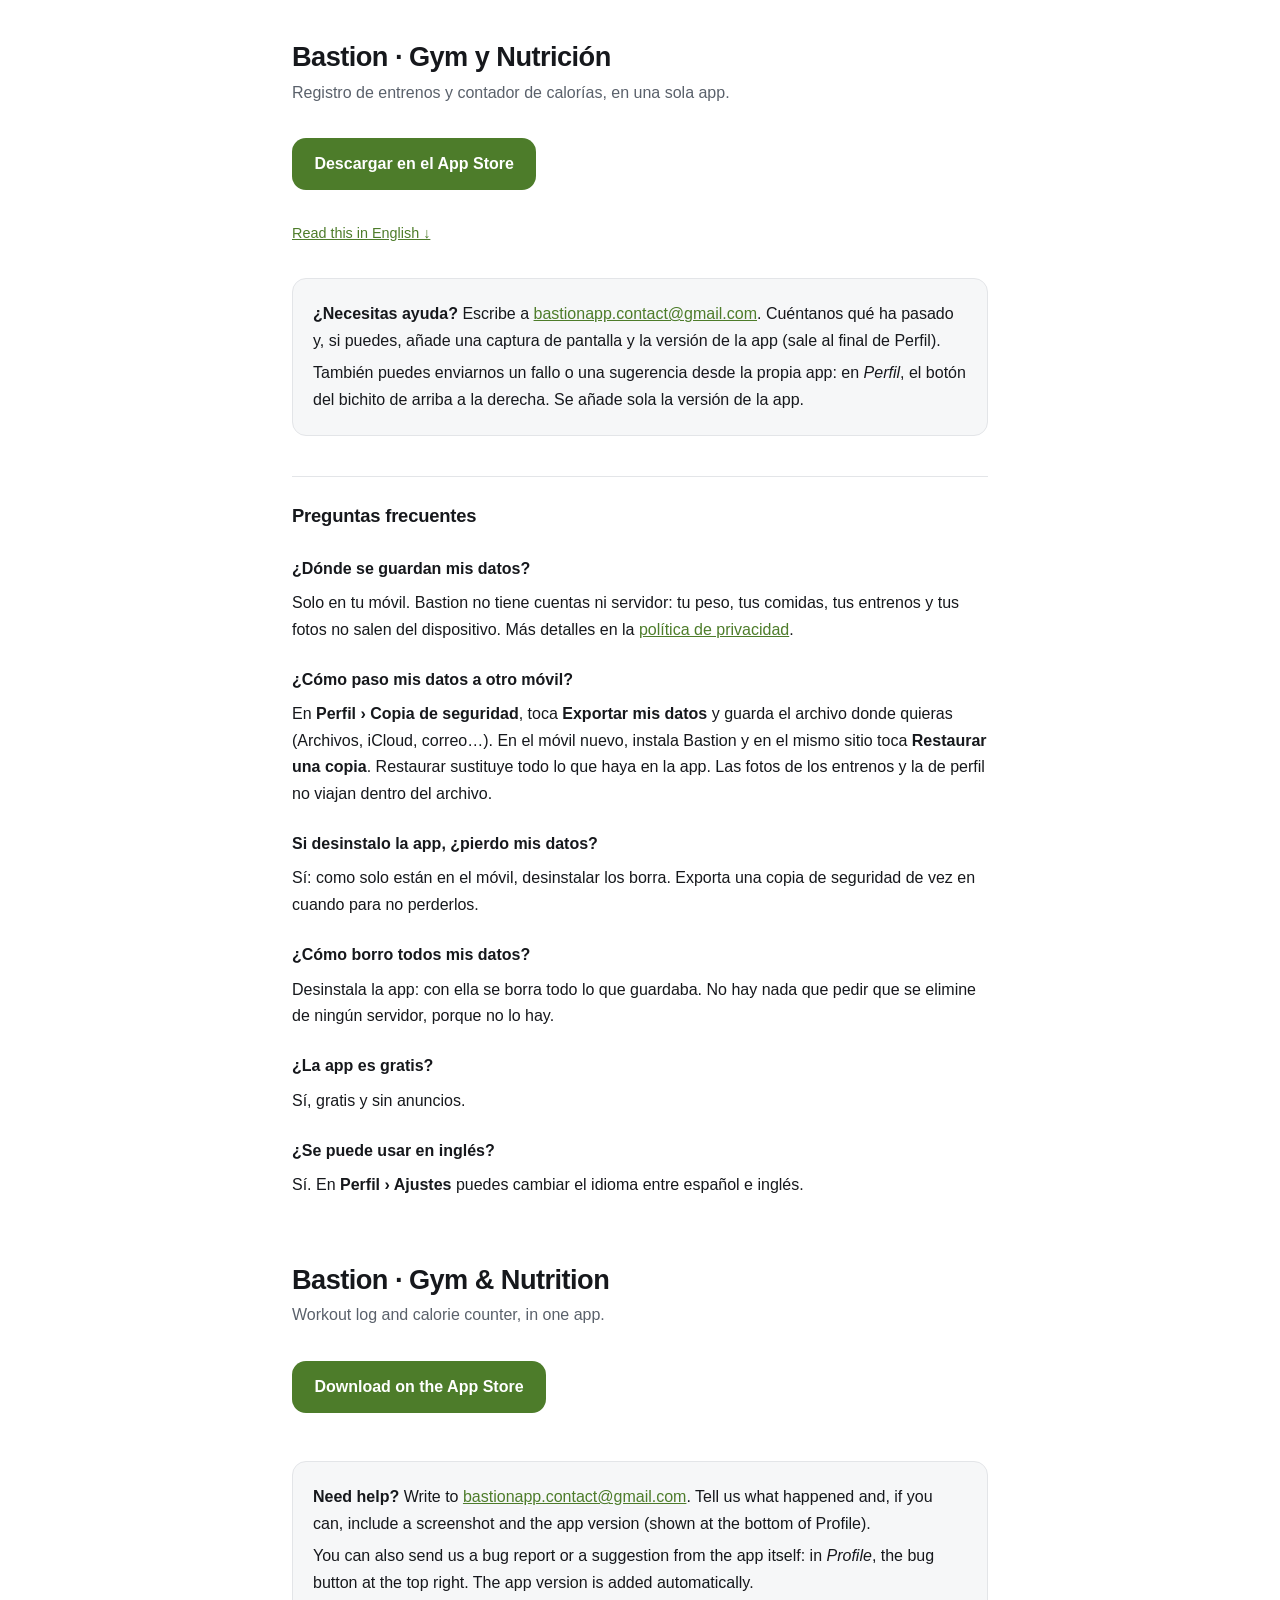
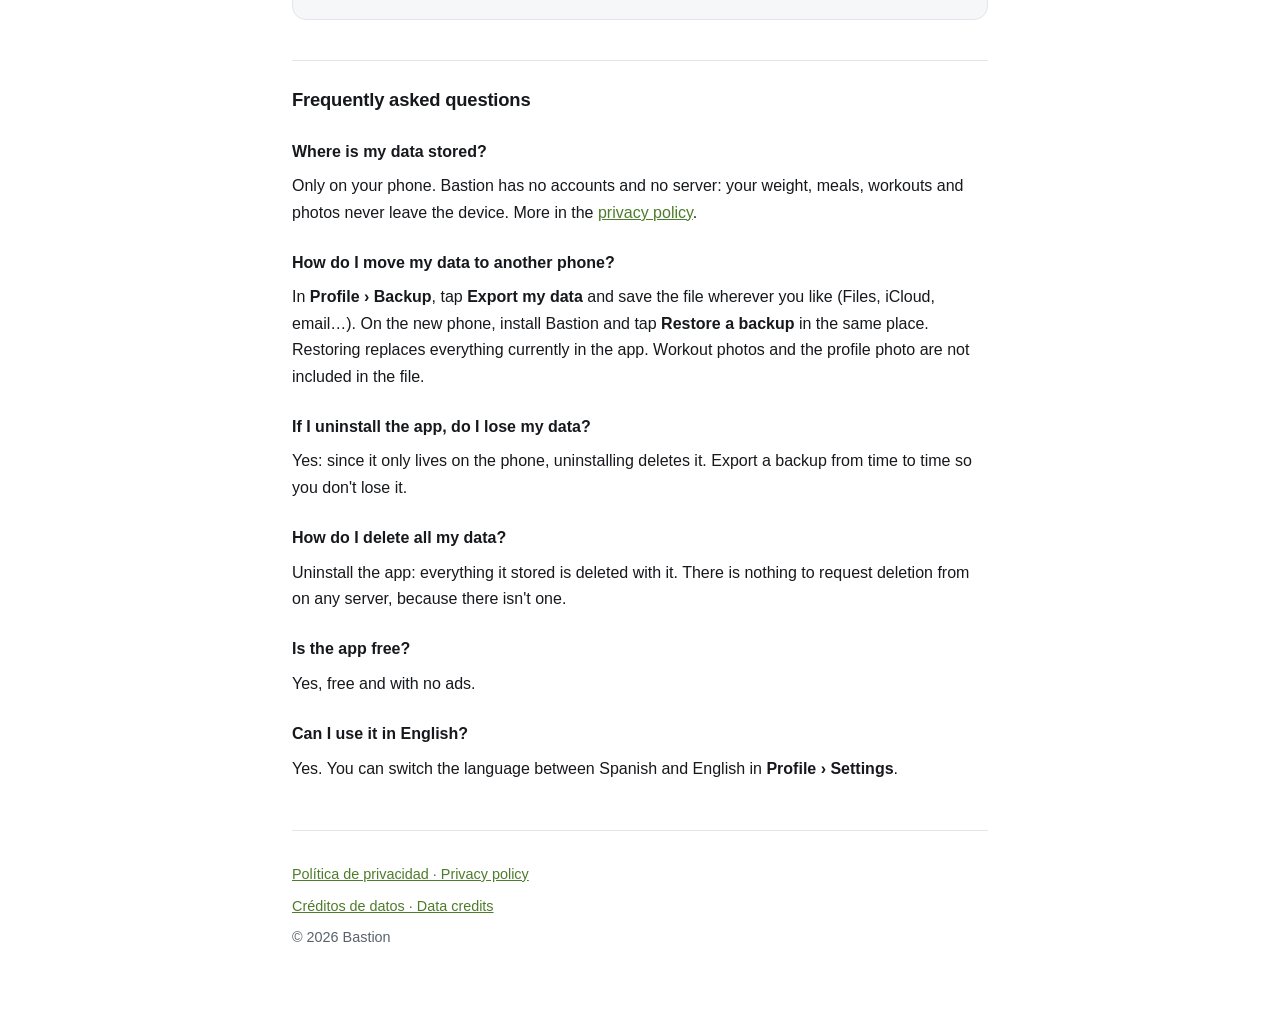
<file: soporte.html>
<!doctype html>
<html lang="es">
<head>
<meta charset="utf-8">
<meta name="viewport" content="width=device-width, initial-scale=1">
<title>Bastion · Soporte</title>
<meta name="description" content="Bastion - Gym y Nutrición: registro de entrenos y contador de calorías. Soporte y contacto.">
<style>
  :root {
    color-scheme: light dark;
    --bg: #ffffff;
    --card: #f6f7f8;
    --text: #16181c;
    --sub: #5a616b;
    --line: #e3e5e8;
    --accent: #4d7c2a;
  }
  @media (prefers-color-scheme: dark) {
    :root {
      --bg: #101113;
      --card: #17191c;
      --text: #ecedee;
      --sub: #9aa0a8;
      --line: #26292e;
      --accent: #a3e635;
    }
  }
  * { box-sizing: border-box; }
  body {
    margin: 0;
    background: var(--bg);
    color: var(--text);
    font: 16px/1.65 -apple-system, BlinkMacSystemFont, "Segoe UI", Roboto, Helvetica, Arial, sans-serif;
    -webkit-text-size-adjust: 100%;
  }
  main { max-width: 46rem; margin: 0 auto; padding: 2.5rem 1.25rem 4rem; }
  h1 { font-size: 1.7rem; line-height: 1.25; letter-spacing: -0.02em; margin: 0 0 0.35rem; }
  h2 {
    font-size: 1.15rem; letter-spacing: -0.01em; margin: 2.5rem 0 0.75rem;
    padding-top: 1.5rem; border-top: 1px solid var(--line);
  }
  h3 { font-size: 1rem; margin: 1.5rem 0 0.4rem; }
  p { margin: 0.5rem 0; }
  .meta { color: var(--sub); font-size: 1rem; margin: 0 0 2rem; }
  .destacado {
    background: var(--card); border: 1px solid var(--line); border-radius: 14px;
    padding: 1rem 1.25rem; margin: 1.5rem 0;
  }
  .destacado p { margin: 0.4rem 0; }
  a { color: var(--accent); }
  .idiomas { font-size: 0.9rem; color: var(--sub); margin-bottom: 2rem; }
  .boton {
    display: inline-block; margin: 0 0 1.5rem; padding: 0.8rem 1.4rem;
    border-radius: 14px; background: var(--accent); color: var(--bg);
    font-weight: 700; text-decoration: none;
  }
  footer { margin-top: 3rem; padding-top: 1.5rem; border-top: 1px solid var(--line); color: var(--sub); font-size: 0.9rem; }
</style>
</head>
<body>
<main>

  <h1>Bastion · Gym y Nutrición</h1>
  <p class="meta">Registro de entrenos y contador de calorías, en una sola app.</p>
  <a class="boton" href="https://apps.apple.com/app/id6774663583">Descargar en el App Store</a>
  <p class="idiomas"><a href="#english">Read this in English ↓</a></p>

  <div class="destacado">
    <p><strong>¿Necesitas ayuda?</strong> Escribe a
    <a href="mailto:bastionapp.contact@gmail.com">bastionapp.contact@gmail.com</a>.
    Cuéntanos qué ha pasado y, si puedes, añade una captura de pantalla y la versión
    de la app (sale al final de Perfil).</p>
    <p>También puedes enviarnos un fallo o una sugerencia desde la propia app: en
    <em>Perfil</em>, el botón del bichito de arriba a la derecha. Se añade sola la
    versión de la app.</p>
  </div>

  <h2>Preguntas frecuentes</h2>

  <h3>¿Dónde se guardan mis datos?</h3>
  <p>Solo en tu móvil. Bastion no tiene cuentas ni servidor: tu peso, tus comidas,
  tus entrenos y tus fotos no salen del dispositivo. Más detalles en la
  <a href="privacidad.html">política de privacidad</a>.</p>

  <h3>¿Cómo paso mis datos a otro móvil?</h3>
  <p>En <strong>Perfil › Copia de seguridad</strong>, toca <strong>Exportar mis
  datos</strong> y guarda el archivo donde quieras (Archivos, iCloud, correo…). En el
  móvil nuevo, instala Bastion y en el mismo sitio toca <strong>Restaurar una
  copia</strong>. Restaurar sustituye todo lo que haya en la app. Las fotos de los
  entrenos y la de perfil no viajan dentro del archivo.</p>

  <h3>Si desinstalo la app, ¿pierdo mis datos?</h3>
  <p>Sí: como solo están en el móvil, desinstalar los borra. Exporta una copia de
  seguridad de vez en cuando para no perderlos.</p>

  <h3>¿Cómo borro todos mis datos?</h3>
  <p>Desinstala la app: con ella se borra todo lo que guardaba. No hay nada que pedir
  que se elimine de ningún servidor, porque no lo hay.</p>

  <h3>¿La app es gratis?</h3>
  <p>Sí, gratis y sin anuncios.</p>

  <h3>¿Se puede usar en inglés?</h3>
  <p>Sí. En <strong>Perfil › Ajustes</strong> puedes cambiar el idioma entre español e
  inglés.</p>

  <!-- ─────────────────────────────── ENGLISH ─────────────────────────────── -->

  <h1 id="english" style="margin-top:4rem">Bastion · Gym &amp; Nutrition</h1>
  <p class="meta">Workout log and calorie counter, in one app.</p>
  <a class="boton" href="https://apps.apple.com/app/id6774663583">Download on the App Store</a>

  <div class="destacado">
    <p><strong>Need help?</strong> Write to
    <a href="mailto:bastionapp.contact@gmail.com">bastionapp.contact@gmail.com</a>.
    Tell us what happened and, if you can, include a screenshot and the app version
    (shown at the bottom of Profile).</p>
    <p>You can also send us a bug report or a suggestion from the app itself: in
    <em>Profile</em>, the bug button at the top right. The app version is added
    automatically.</p>
  </div>

  <h2>Frequently asked questions</h2>

  <h3>Where is my data stored?</h3>
  <p>Only on your phone. Bastion has no accounts and no server: your weight, meals,
  workouts and photos never leave the device. More in the
  <a href="privacidad.html#english">privacy policy</a>.</p>

  <h3>How do I move my data to another phone?</h3>
  <p>In <strong>Profile › Backup</strong>, tap <strong>Export my data</strong> and save
  the file wherever you like (Files, iCloud, email…). On the new phone, install
  Bastion and tap <strong>Restore a backup</strong> in the same place. Restoring
  replaces everything currently in the app. Workout photos and the profile photo
  are not included in the file.</p>

  <h3>If I uninstall the app, do I lose my data?</h3>
  <p>Yes: since it only lives on the phone, uninstalling deletes it. Export a backup
  from time to time so you don't lose it.</p>

  <h3>How do I delete all my data?</h3>
  <p>Uninstall the app: everything it stored is deleted with it. There is nothing to
  request deletion from on any server, because there isn't one.</p>

  <h3>Is the app free?</h3>
  <p>Yes, free and with no ads.</p>

  <h3>Can I use it in English?</h3>
  <p>Yes. You can switch the language between Spanish and English in
  <strong>Profile › Settings</strong>.</p>

  <footer>
    <p><a href="privacidad.html">Política de privacidad · Privacy policy</a></p>
    <p><a href="creditos.html">Créditos de datos · Data credits</a></p>
    <p>© 2026 Bastion</p>
  </footer>

</main>
</body>
</html>
</file>
